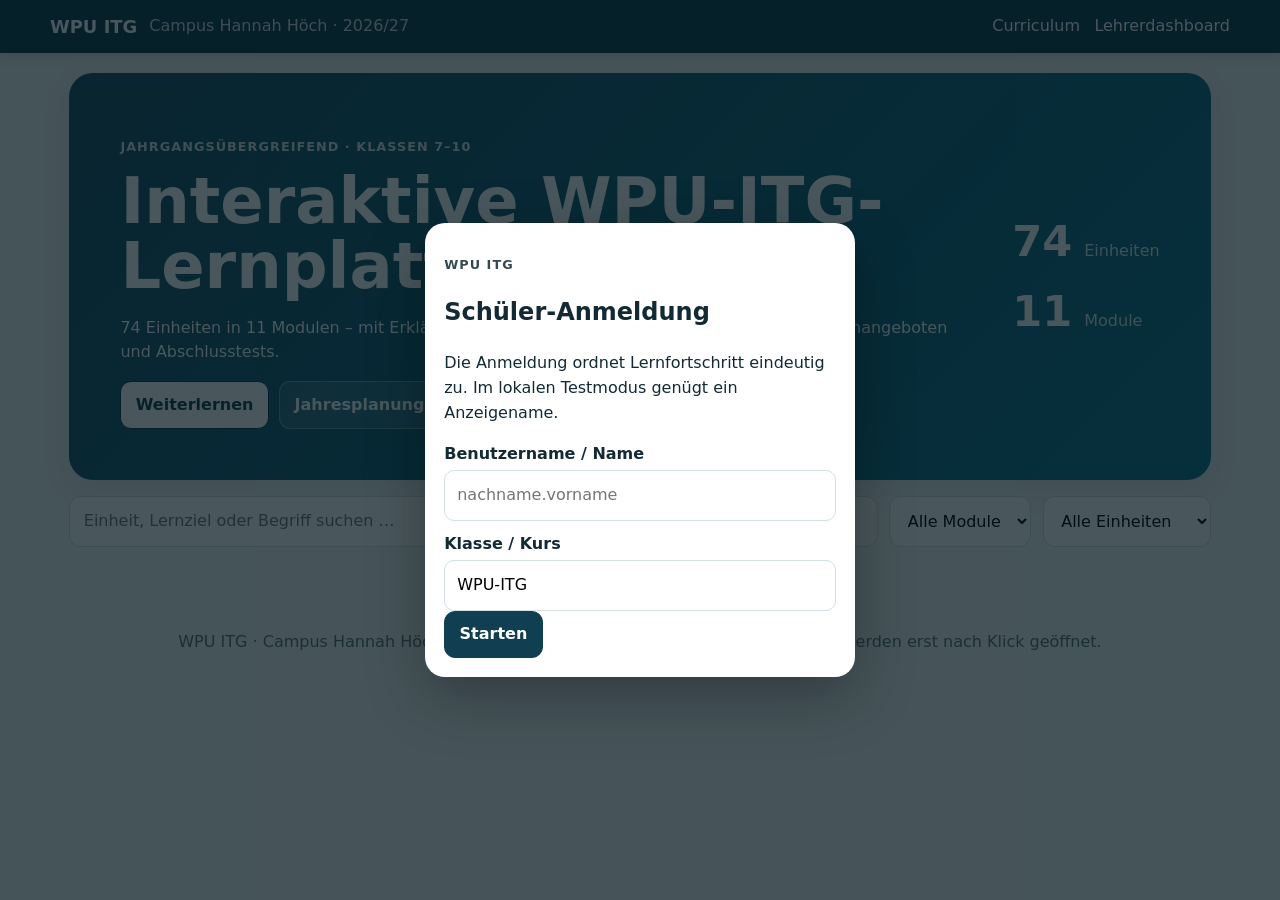
<file: index.html>
<!doctype html><html lang="de"><head><meta charset="utf-8"><meta name="viewport" content="width=device-width,initial-scale=1"><meta name="theme-color" content="#164e63"><link rel="manifest" href="manifest.webmanifest"><link rel="stylesheet" href="assets/css/app.css"><title>WPU ITG · Campus Hannah Höch</title></head><body>
<header class="topbar"><div><b>WPU ITG</b><span>Campus Hannah Höch · 2026/27</span></div><nav><a href="curriculum.html">Curriculum</a><a href="dashboard/">Lehrerdashboard</a></nav></header>
<main class="shell"><section class="hero"><div><p class="eyebrow">Jahrgangsübergreifend · Klassen 7–10</p><h1>Interaktive WPU-ITG-Lernplattform</h1><p>74 Einheiten in 11 Modulen – mit Erklärungen, Übungen, Arbeitsblättern, ausgewählten Lernangeboten und Abschlusstests.</p><div class="heroActions"><button id="continueBtn" class="primary">Weiterlernen</button><a class="button" href="assets/material/Jahresplanung_WPU_ITG_2026-27.pdf" target="_blank">Jahresplanung</a><a class="button" href="assets/material/Skript_WPU_ITG_komplett.pdf" target="_blank">Gesamtskript</a></div></div><div class="heroStat"><strong>74</strong><span>Einheiten</span><strong>11</strong><span>Module</span></div></section>
<section class="toolbar"><input id="search" type="search" placeholder="Einheit, Lernziel oder Begriff suchen …"><select id="moduleFilter"><option value="">Alle Module</option></select><select id="statusFilter"><option value="">Alle Einheiten</option><option value="done">abgeschlossen</option><option value="open">offen</option></select></section>
<section id="moduleOverview" class="moduleOverview"></section><section id="unitGrid" class="unitGrid" aria-live="polite"></section></main>
<footer>WPU ITG · Campus Hannah Höch · statische GitHub-Pages-App · externe Angebote werden erst nach Klick geöffnet.</footer>
<script src="assets/js/supabase-config.js"></script><script src="assets/js/student-login.js"></script><script src="assets/js/tracker.js"></script><script src="assets/js/index.js"></script><script>if('serviceWorker' in navigator)navigator.serviceWorker.register('sw.js').catch(()=>{});</script>
</body></html>
</file>
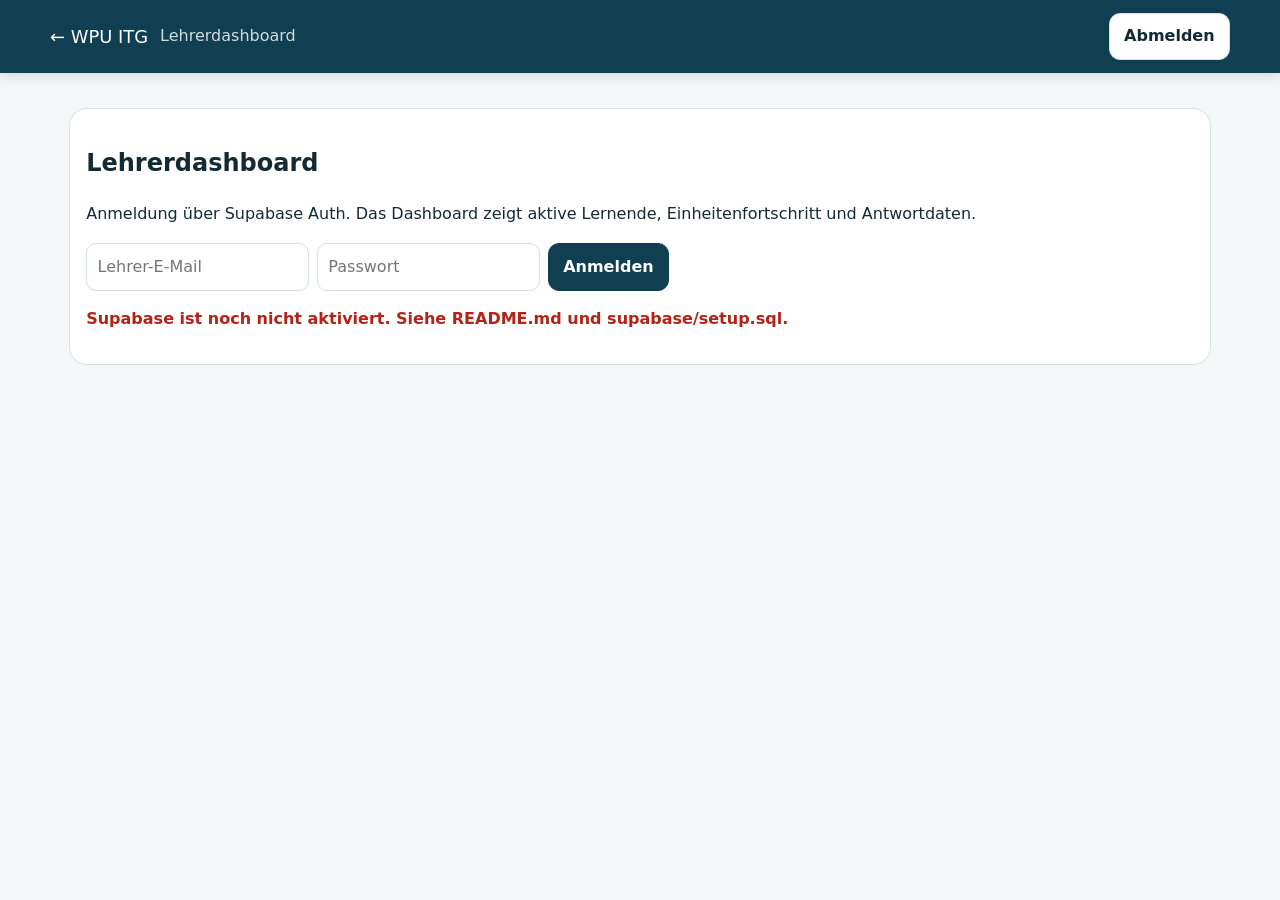
<file: dashboard/index.html>
<!doctype html><html lang="de"><head><meta charset="utf-8"><meta name="viewport" content="width=device-width,initial-scale=1"><link rel="stylesheet" href="../assets/css/app.css"><link rel="stylesheet" href="dashboard.css"><title>WPU ITG · Lehrerdashboard</title></head><body><header class="topbar"><div><a class="brand" href="../index.html">← WPU ITG</a><span>Lehrerdashboard</span></div><button id="logout" hidden>Abmelden</button></header><main class="shell">
<section id="loginPanel" class="dashPanel"><h1>Lehrerdashboard</h1><p>Anmeldung über Supabase Auth. Das Dashboard zeigt aktive Lernende, Einheitenfortschritt und Antwortdaten.</p><form id="teacherLogin" class="loginForm"><input id="teacherEmail" type="email" placeholder="Lehrer-E-Mail" required><input id="teacherPassword" type="password" placeholder="Passwort" required><button class="primary">Anmelden</button></form><p id="loginError" class="loginError" hidden></p></section>
<section id="dashboardApp" hidden><div class="dashTop"><div><h1>Live-Lernstand</h1><p id="statusText">–</p></div><div><select id="classFilter"><option>WPU-ITG</option><option>7</option><option>8</option><option>9</option><option>10</option></select><select id="range"><option value="60">letzte 60 Min.</option><option value="360">letzte 6 Std.</option><option value="1440">letzte 24 Std.</option><option value="10080">letzte 7 Tage</option></select><button id="refresh">Aktualisieren</button></div></div>
<div id="error" class="loginError" hidden></div><section class="stats"><article><b id="activeNow">0</b><span>jetzt aktiv</span></article><article><b id="studentsToday">0</b><span>Lernende</span></article><article><b id="answers">0</b><span>Antworten</span></article><article><b id="correctRate">–</b><span>richtig</span></article></section>
<section class="dashPanel"><h2>Schülerfreigabe</h2><form id="studentForm" class="studentForm"><input id="studentLogin" placeholder="nachname.vorname" required><input id="studentDisplay" placeholder="Anzeigename" required><input id="studentClass" value="WPU-ITG" required><button class="primary">Hinzufügen</button></form><p id="rosterMessage" hidden></p><div class="tableWrap"><table><thead><tr><th>Login</th><th>Name</th><th>Kurs</th><th>Status</th><th></th></tr></thead><tbody id="rosterBody"></tbody></table></div></section>
<section class="dashPanel"><h2>Fortschritt</h2><div class="tableWrap"><table><thead><tr><th>Status</th><th>Schüler</th><th>Einheit</th><th>Pfad</th><th>Fortschritt</th><th>Phase</th><th>zuletzt</th></tr></thead><tbody id="studentsBody"></tbody></table></div></section>
<section class="dashGrid"><article class="dashPanel"><h2>Abschlusstests</h2><div id="tests"></div></article><article class="dashPanel"><h2>Live-Feed</h2><div id="feed"></div></article></section></section></main>
<script src="../assets/js/supabase-config.js"></script><script src="dashboard.js"></script></body></html>
</file>
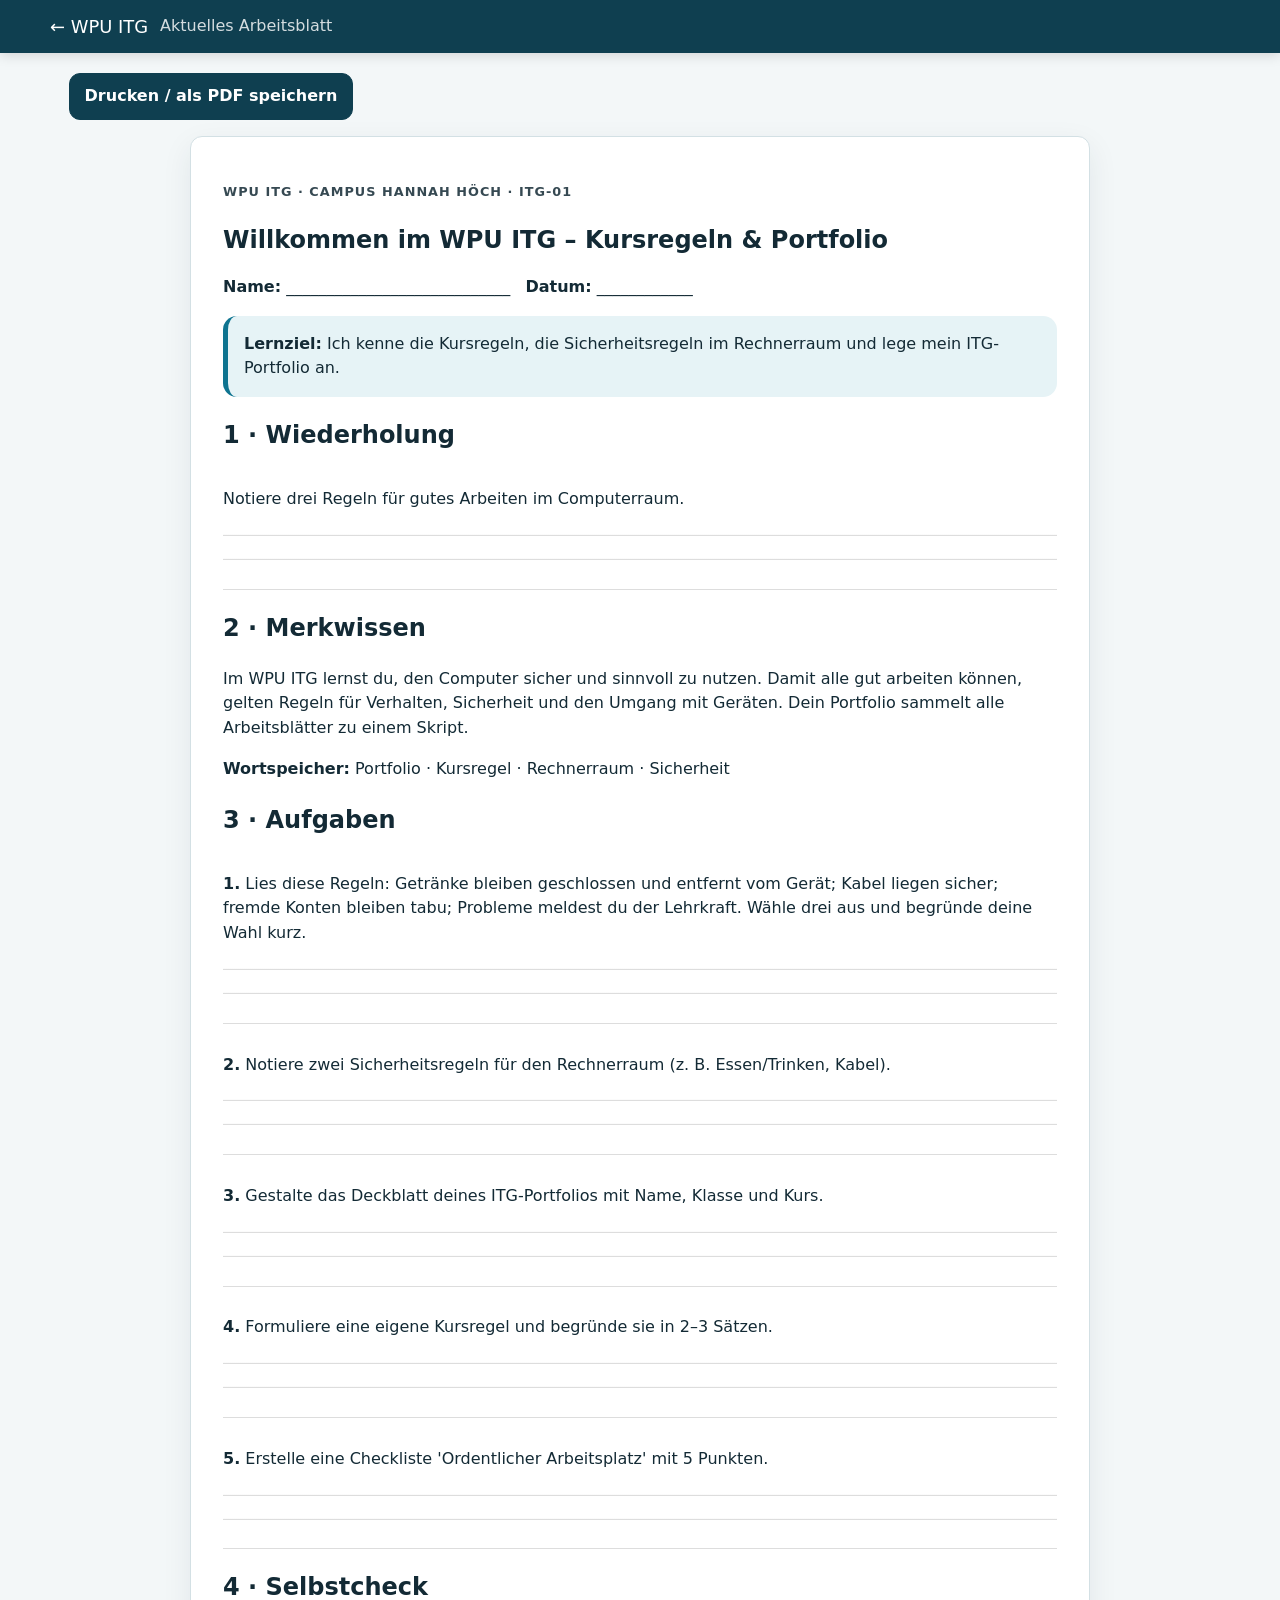
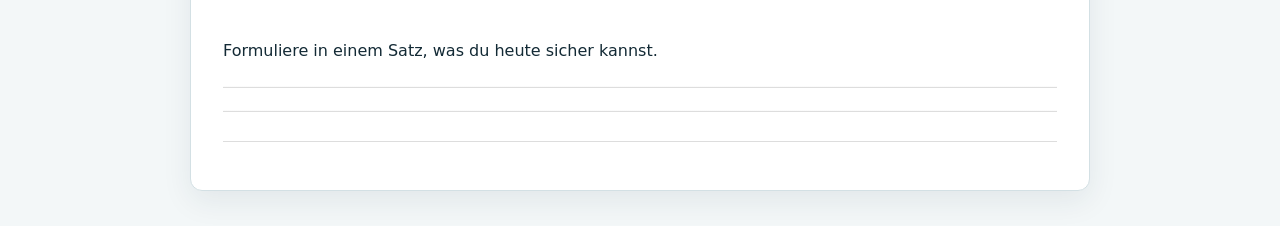
<file: arbeitsblatt.html>
<!doctype html><html lang="de"><head><meta charset="utf-8"><meta name="viewport" content="width=device-width,initial-scale=1"><meta name="theme-color" content="#164e63"><link rel="manifest" href="manifest.webmanifest"><link rel="stylesheet" href="assets/css/app.css"><title>WPU ITG · Arbeitsblatt</title><style>@media print{.topbar,.printActions{display:none!important}body{background:white}.printSheet{box-shadow:none;border:0;margin:0;max-width:none}}</style></head><body>
<header class="topbar"><div><a class="brand" href="index.html">← WPU ITG</a><span>Aktuelles Arbeitsblatt</span></div></header><main class="shell"><div class="printActions"><button onclick="window.print()" class="primary">Drucken / als PDF speichern</button></div><article id="printSheet" class="printSheet"></article></main>
<script src="assets/js/worksheet.js"></script></body></html>
</file>
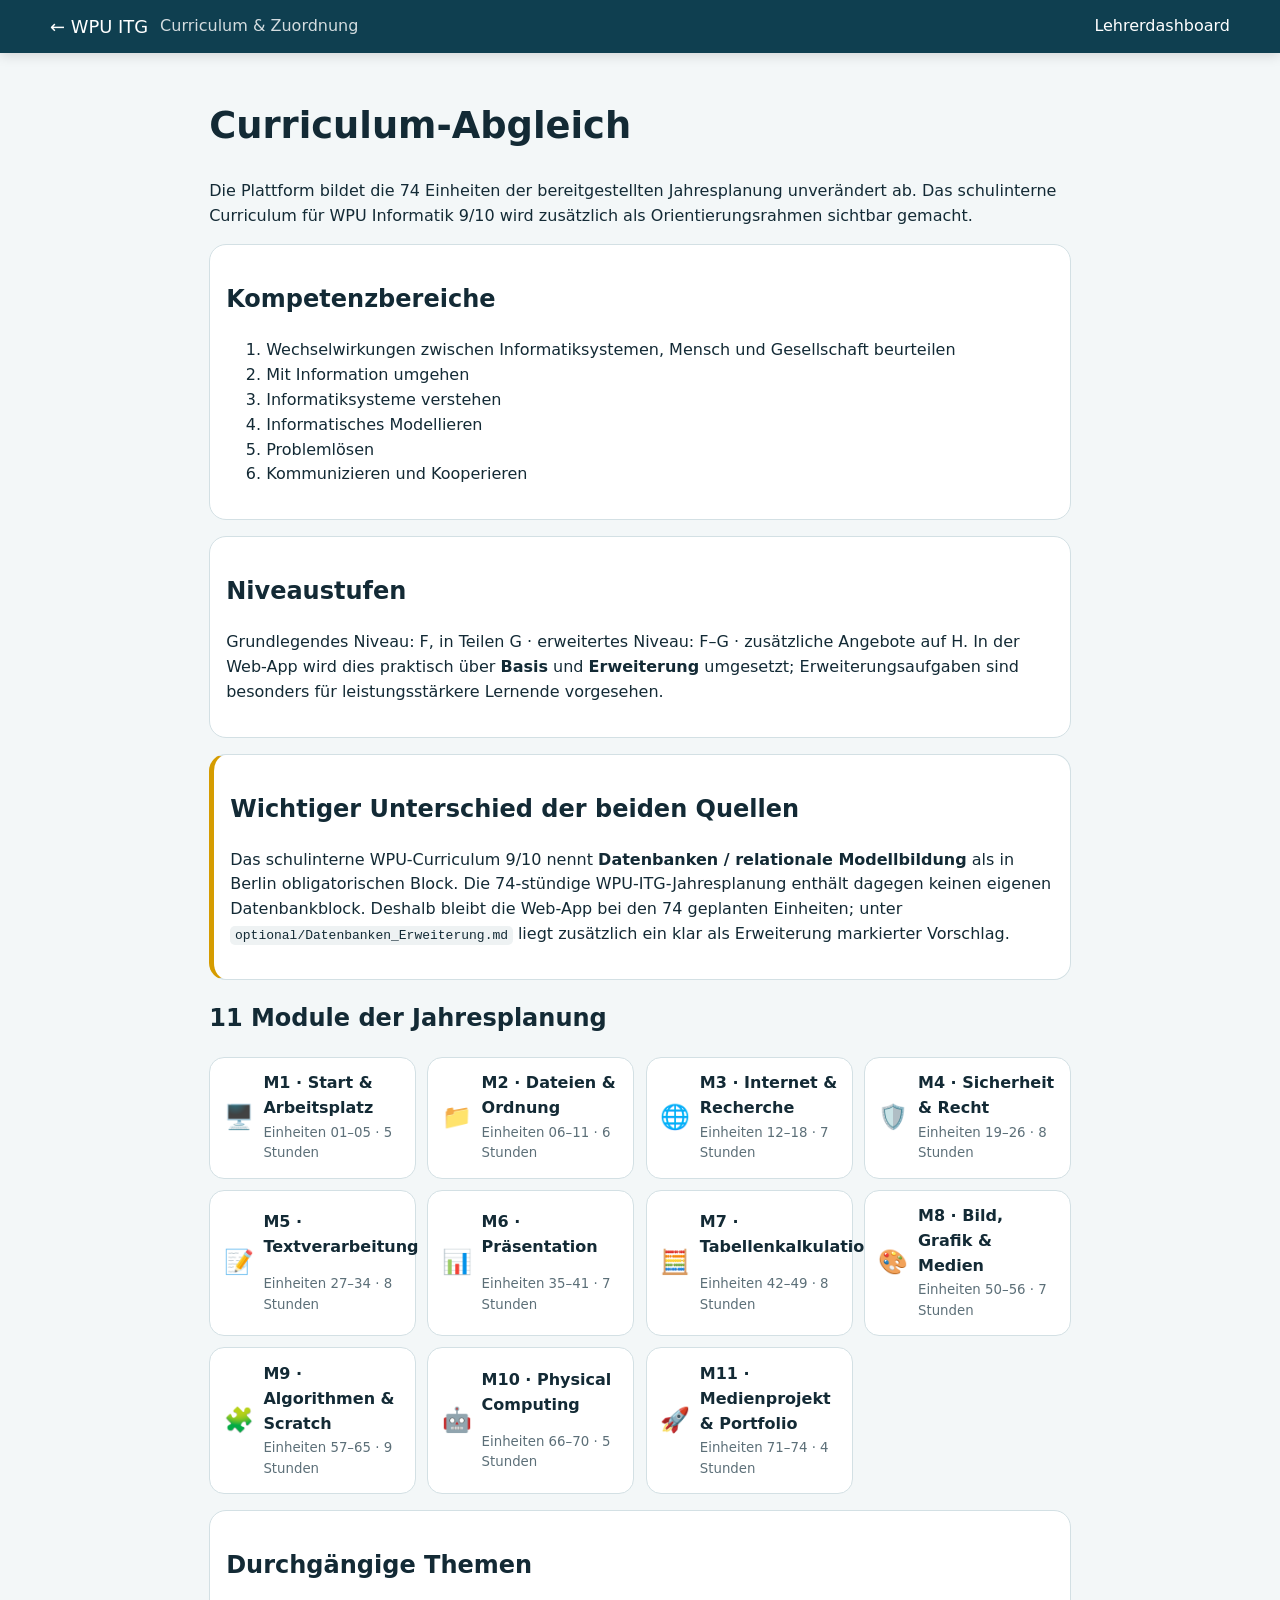
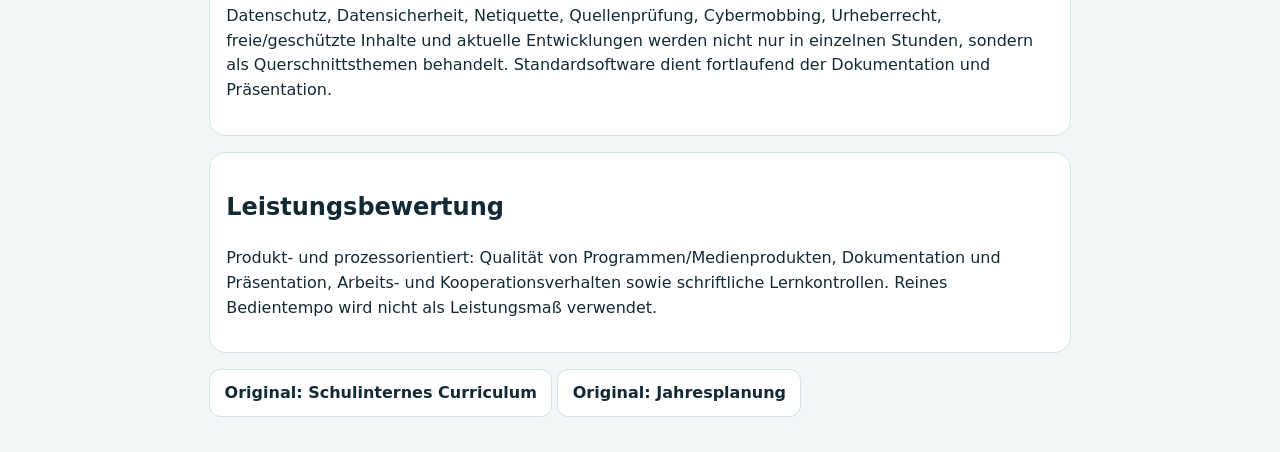
<file: curriculum.html>
<!doctype html><html lang="de"><head><meta charset="utf-8"><meta name="viewport" content="width=device-width,initial-scale=1"><meta name="theme-color" content="#164e63"><link rel="manifest" href="manifest.webmanifest"><link rel="stylesheet" href="assets/css/app.css"><title>WPU ITG · Curriculum</title></head><body>
<header class="topbar"><div><a class="brand" href="index.html">← WPU ITG</a><span>Curriculum & Zuordnung</span></div><nav><a href="dashboard/">Lehrerdashboard</a></nav></header>
<main class="shell prose"><h1>Curriculum-Abgleich</h1><p>Die Plattform bildet die 74 Einheiten der bereitgestellten Jahresplanung unverändert ab. Das schulinterne Curriculum für WPU Informatik 9/10 wird zusätzlich als Orientierungsrahmen sichtbar gemacht.</p>
<section class="infoCard"><h2>Kompetenzbereiche</h2><ol><li>Wechselwirkungen zwischen Informatiksystemen, Mensch und Gesellschaft beurteilen</li><li>Mit Information umgehen</li><li>Informatiksysteme verstehen</li><li>Informatisches Modellieren</li><li>Problemlösen</li><li>Kommunizieren und Kooperieren</li></ol></section>
<section class="infoCard"><h2>Niveaustufen</h2><p>Grundlegendes Niveau: F, in Teilen G · erweitertes Niveau: F–G · zusätzliche Angebote auf H. In der Web-App wird dies praktisch über <b>Basis</b> und <b>Erweiterung</b> umgesetzt; Erweiterungsaufgaben sind besonders für leistungsstärkere Lernende vorgesehen.</p></section>
<section class="infoCard warning"><h2>Wichtiger Unterschied der beiden Quellen</h2><p>Das schulinterne WPU-Curriculum 9/10 nennt <b>Datenbanken / relationale Modellbildung</b> als in Berlin obligatorischen Block. Die 74-stündige WPU-ITG-Jahresplanung enthält dagegen keinen eigenen Datenbankblock. Deshalb bleibt die Web-App bei den 74 geplanten Einheiten; unter <code>optional/Datenbanken_Erweiterung.md</code> liegt zusätzlich ein klar als Erweiterung markierter Vorschlag.</p></section>
<section><h2>11 Module der Jahresplanung</h2><div id="curriculumModules" class="moduleOverview"></div></section>
<section class="infoCard"><h2>Durchgängige Themen</h2><p>Datenschutz, Datensicherheit, Netiquette, Quellenprüfung, Cybermobbing, Urheberrecht, freie/geschützte Inhalte und aktuelle Entwicklungen werden nicht nur in einzelnen Stunden, sondern als Querschnittsthemen behandelt. Standardsoftware dient fortlaufend der Dokumentation und Präsentation.</p></section>
<section class="infoCard"><h2>Leistungsbewertung</h2><p>Produkt- und prozessorientiert: Qualität von Programmen/Medienprodukten, Dokumentation und Präsentation, Arbeits- und Kooperationsverhalten sowie schriftliche Lernkontrollen. Reines Bedientempo wird nicht als Leistungsmaß verwendet.</p></section>
<p><a class="button" href="assets/material/Schulinternes_Curriculum_WPU_Informatik.docx">Original: Schulinternes Curriculum</a> <a class="button" href="assets/material/Jahresplanung_WPU_ITG_2026-27.pdf">Original: Jahresplanung</a></p></main>
<script>fetch('assets/data/modules.json').then(r=>r.json()).then(ms=>{document.querySelector('#curriculumModules').innerHTML=ms.map(m=>`<article class="moduleCard"><span>${m.icon}</span><b>M${m.no} · ${m.title}</b><small>Einheiten ${String(m.first).padStart(2,'0')}–${String(m.last).padStart(2,'0')} · ${m.count} Stunden</small></article>`).join('')})</script></body></html>
</file>
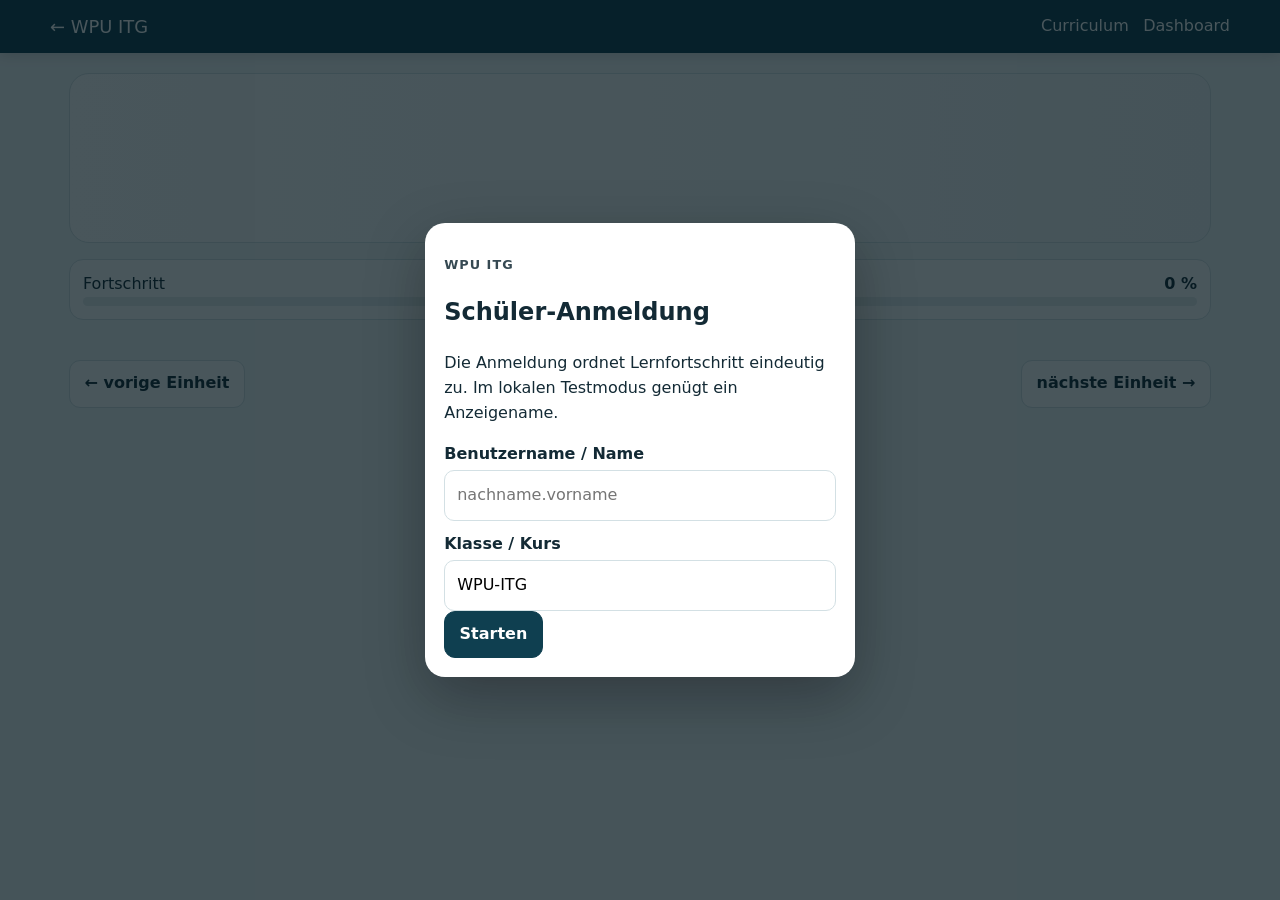
<file: einheit.html>
<!doctype html><html lang="de"><head><meta charset="utf-8"><meta name="viewport" content="width=device-width,initial-scale=1"><meta name="theme-color" content="#164e63"><link rel="manifest" href="manifest.webmanifest"><link rel="stylesheet" href="assets/css/app.css"><title>WPU ITG · Einheit</title></head><body>
<header class="topbar"><div><a href="index.html" class="brand">← WPU ITG</a><span id="studentBadge"></span></div><nav><a href="curriculum.html">Curriculum</a><a href="dashboard/">Dashboard</a></nav></header>
<main class="shell unitShell"><section id="unitHero" class="unitHero skeleton"></section><div class="unitProgress"><div><span id="progressLabel">Fortschritt</span><b id="progressPercent">0 %</b></div><div class="progressTrack"><i id="progressBar"></i></div></div>
<section id="phaseNav" class="phaseNav"></section><section id="unitContent"></section><nav class="unitPager"><button id="prevUnit">← vorige Einheit</button><a href="index.html">Übersicht</a><button id="nextUnit">nächste Einheit →</button></nav></main>
<div id="toast" class="toast" hidden></div>
<script src="assets/js/supabase-config.js"></script><script src="assets/js/student-login.js"></script><script src="assets/js/tracker.js"></script><script src="assets/js/unit.js"></script>
</body></html>
</file>
<file: assets/css/app.css>
:root{--ink:#132a35;--muted:#5c6f78;--bg:#f3f7f8;--card:#fff;--line:#d3e0e4;--brand:#164e63;--brand2:#0e7490;--soft:#e6f3f6;--ok:#166534;--bad:#b42318;--warn:#9a6700;--shadow:0 10px 30px rgba(20,55,70,.08);font-family:Inter,ui-sans-serif,system-ui,-apple-system,"Segoe UI",Roboto,Arial,sans-serif}*{box-sizing:border-box}body{margin:0;background:var(--bg);color:var(--ink);line-height:1.55}a{color:var(--brand2)}button,.button{font:inherit}.topbar{position:sticky;top:0;z-index:20;background:#0f3f50;color:white;padding:.8rem max(1rem,calc((100vw - 1180px)/2));display:flex;align-items:center;justify-content:space-between;gap:1rem;box-shadow:0 2px 12px rgba(0,0,0,.15)}.topbar>div{display:flex;align-items:center;gap:.75rem}.topbar b,.brand{font-size:1.12rem;color:white;text-decoration:none}.topbar span{opacity:.82}.topbar nav{display:flex;gap:.9rem}.topbar nav a{color:white;text-decoration:none}.shell{max-width:1180px;margin:auto;padding:1.2rem}.hero{display:grid;grid-template-columns:1fr auto;gap:2rem;align-items:center;background:linear-gradient(135deg,#164e63,#0e7490);color:white;border-radius:24px;padding:clamp(1.5rem,4vw,3.2rem);box-shadow:var(--shadow)}.hero h1{font-size:clamp(2rem,5vw,4.2rem);line-height:1.02;margin:.2rem 0 1rem;max-width:800px}.eyebrow{text-transform:uppercase;letter-spacing:.08em;font-weight:800;font-size:.8rem;opacity:.85}.heroActions,.printActions{display:flex;gap:.65rem;flex-wrap:wrap}.button,button{display:inline-flex;align-items:center;justify-content:center;border:1px solid var(--line);border-radius:11px;padding:.65rem .9rem;background:white;color:var(--ink);text-decoration:none;cursor:pointer;font-weight:700}.hero .button{background:rgba(255,255,255,.12);color:white;border-color:rgba(255,255,255,.3)}button.primary,.primary{background:#0f3f50;color:white;border-color:#0f3f50}.hero .primary{background:white;color:#0f3f50}.heroStat{display:grid;grid-template-columns:auto auto;gap:.2rem .75rem;align-items:baseline}.heroStat strong{font-size:2.7rem}.heroStat span{opacity:.85}.toolbar{display:grid;grid-template-columns:1fr auto auto;gap:.7rem;margin:1rem 0}.toolbar input,.toolbar select,.levelSelect{border:1px solid var(--line);border-radius:12px;padding:.75rem .85rem;background:white;font:inherit}.moduleOverview{display:grid;grid-template-columns:repeat(auto-fit,minmax(190px,1fr));gap:.7rem;margin:1rem 0}.moduleCard{background:white;border:1px solid var(--line);border-radius:15px;padding:.85rem;display:grid;grid-template-columns:auto 1fr;gap:.1rem .6rem;align-items:center}.moduleCard>span{font-size:1.5rem;grid-row:1/3}.moduleCard small{color:var(--muted)}.unitGrid{display:grid;grid-template-columns:repeat(auto-fill,minmax(260px,1fr));gap:.8rem}.unitCard{display:flex;flex-direction:column;gap:.55rem;background:white;border:1px solid var(--line);border-radius:17px;padding:1rem;text-decoration:none;color:var(--ink);box-shadow:0 3px 14px rgba(20,55,70,.04);transition:.15s}.unitCard:hover{transform:translateY(-2px);box-shadow:var(--shadow)}.unitCard header{display:flex;justify-content:space-between;gap:.5rem}.unitNo{font-size:.8rem;font-weight:900;color:var(--brand2);letter-spacing:.06em}.statusPill{font-size:.72rem;border-radius:99px;padding:.18rem .5rem;background:#edf3f4;color:var(--muted)}.statusPill.done{background:#dcfce7;color:var(--ok)}.unitCard h3{margin:0;font-size:1.05rem}.unitCard p{margin:0;color:var(--muted);font-size:.88rem}.miniProgress{height:6px;background:#e8eff1;border-radius:99px;overflow:hidden}.miniProgress i{display:block;height:100%;background:var(--brand2)}footer{text-align:center;color:var(--muted);padding:2rem 1rem}.unitHero{background:white;border:1px solid var(--line);border-radius:20px;padding:1.2rem;display:grid;grid-template-columns:1fr auto;gap:1rem}.unitHero h1{margin:.15rem 0 .6rem;line-height:1.12}.meta{display:flex;flex-wrap:wrap;gap:.45rem}.tag{background:var(--soft);color:var(--brand);border-radius:99px;padding:.22rem .55rem;font-size:.78rem;font-weight:800}.unitActions{display:flex;flex-direction:column;gap:.55rem;min-width:210px}.unitProgress{margin:1rem 0;background:white;border:1px solid var(--line);border-radius:14px;padding:.8rem}.unitProgress>div:first-child{display:flex;justify-content:space-between}.progressTrack,.progress{height:9px;background:#e6edef;border-radius:99px;overflow:hidden}.progressTrack i,.progress i{display:block;height:100%;background:linear-gradient(90deg,var(--brand2),#22a6c3);width:0}.phaseNav{display:flex;gap:.45rem;overflow:auto;padding-bottom:.5rem}.phaseNav button{white-space:nowrap;padding:.45rem .65rem}.phaseNav button.active{background:var(--brand);color:white}.phase{background:white;border:1px solid var(--line);border-radius:18px;padding:1.2rem;margin-bottom:1rem;box-shadow:0 4px 18px rgba(20,55,70,.04)}.phase h2{margin-top:0}.phaseIntro{color:var(--muted);margin-top:-.45rem}.infoBox,.memoryBox,.feedback{border-radius:14px;padding:1rem;background:var(--soft);border-left:5px solid var(--brand2)}.memoryBox{background:#fff7d6;border-left-color:#d59c00}.taskList{padding-left:1.25rem}.taskList li{margin:.45rem 0}.choiceGrid{display:grid;gap:.5rem;margin:.8rem 0}.choice{justify-content:flex-start;text-align:left;font-weight:600}.choice.correct{border-color:#4ade80;background:#f0fdf4;color:#14532d}.choice.wrong{border-color:#fda4af;background:#fff1f2;color:#881337}.feedback.ok{background:#ecfdf3;border-left-color:#22c55e}.feedback.bad{background:#fff1f2;border-left-color:#fb7185}.generatorTop{display:flex;justify-content:space-between;gap:.8rem;align-items:center;flex-wrap:wrap}.generatorScore{font-weight:900}.resources{display:grid;grid-template-columns:repeat(auto-fit,minmax(230px,1fr));gap:.65rem}.resourceCard{border:1px solid var(--line);border-radius:14px;padding:.9rem;text-decoration:none;color:var(--ink);background:#fbfdfe}.resourceCard b{display:block}.resourceCard small{color:var(--muted)}.testQuestion{border-top:1px solid var(--line);padding-top:1rem;margin-top:1rem}.testResult{font-size:1.05rem;font-weight:800;margin:1rem 0}.unitPager{display:flex;justify-content:space-between;align-items:center;gap:.5rem;margin:1rem 0}.toast{position:fixed;bottom:1rem;right:1rem;z-index:30;background:#0f3f50;color:white;border-radius:12px;padding:.8rem 1rem;box-shadow:var(--shadow)}.prose{max-width:900px}.prose h1{font-size:2.3rem}.infoCard{background:white;border:1px solid var(--line);border-radius:17px;padding:1rem;margin:1rem 0}.warning{border-left:5px solid #d59c00}.printSheet{max-width:900px;margin:1rem auto;background:white;border:1px solid var(--line);border-radius:12px;padding:2rem;box-shadow:var(--shadow)}.printSheet h1{margin-bottom:.2rem}.printTask{margin:1rem 0;padding:.8rem 0;border-bottom:1px solid #ddd}.answerLines{height:3.4rem;background:repeating-linear-gradient(to bottom,transparent 0,transparent 1.4rem,#ddd 1.45rem,#ddd 1.5rem)}.loginOverlay{position:fixed;inset:0;background:rgba(4,21,29,.72);z-index:100;display:grid;place-items:center;padding:1rem}.loginCard{width:min(430px,100%);background:white;border-radius:20px;padding:1.2rem;box-shadow:0 20px 60px rgba(0,0,0,.3)}.loginCard label{display:block;font-weight:700;margin:.7rem 0 .2rem}.loginCard input{width:100%;padding:.75rem;border:1px solid var(--line);border-radius:10px;font:inherit}.loginError{color:var(--bad);font-weight:700}.skeleton{min-height:170px;background:linear-gradient(90deg,#fff,#f3f6f7,#fff);background-size:200% 100%;animation:pulse 1.2s infinite}@keyframes pulse{to{background-position:-200% 0}}code{background:#eef2f3;padding:.1rem .3rem;border-radius:5px}@media(max-width:760px){.hero{grid-template-columns:1fr}.heroStat{display:none}.toolbar{grid-template-columns:1fr}.unitHero{grid-template-columns:1fr}.unitActions{min-width:0}.topbar span{display:none}.unitPager{font-size:.86rem}.phase{padding:1rem}}
</file>
<file: dashboard/dashboard.css>
.dashPanel{background:white;border:1px solid var(--line);border-radius:18px;padding:1rem;margin:1rem 0}.loginForm,.studentForm,.dashTop>div:last-child{display:flex;gap:.5rem;flex-wrap:wrap}.loginForm input,.studentForm input,.dashTop select{padding:.65rem;border:1px solid var(--line);border-radius:10px;font:inherit}.dashTop{display:flex;justify-content:space-between;gap:1rem;align-items:center}.stats{display:grid;grid-template-columns:repeat(4,1fr);gap:.7rem}.stats article{background:#0f3f50;color:white;border-radius:15px;padding:1rem}.stats b{display:block;font-size:2rem}.stats span{opacity:.8}.tableWrap{overflow:auto}table{width:100%;border-collapse:collapse}th,td{text-align:left;padding:.65rem;border-bottom:1px solid var(--line);vertical-align:top}.badge{white-space:nowrap}.dot{display:inline-block;width:8px;height:8px;border-radius:50%;background:#94a3b8;margin-right:.4rem}.dot.active{background:#22c55e}.dashGrid{display:grid;grid-template-columns:1fr 1fr;gap:1rem}.feedItem{padding:.6rem 0;border-bottom:1px solid var(--line)}.ok{color:var(--ok)}.no{color:var(--bad)}#rosterMessage.good{color:var(--ok)}#rosterMessage.bad{color:var(--bad)}@media(max-width:760px){.stats{grid-template-columns:1fr 1fr}.dashGrid{grid-template-columns:1fr}.dashTop{align-items:flex-start;flex-direction:column}}
</file>
